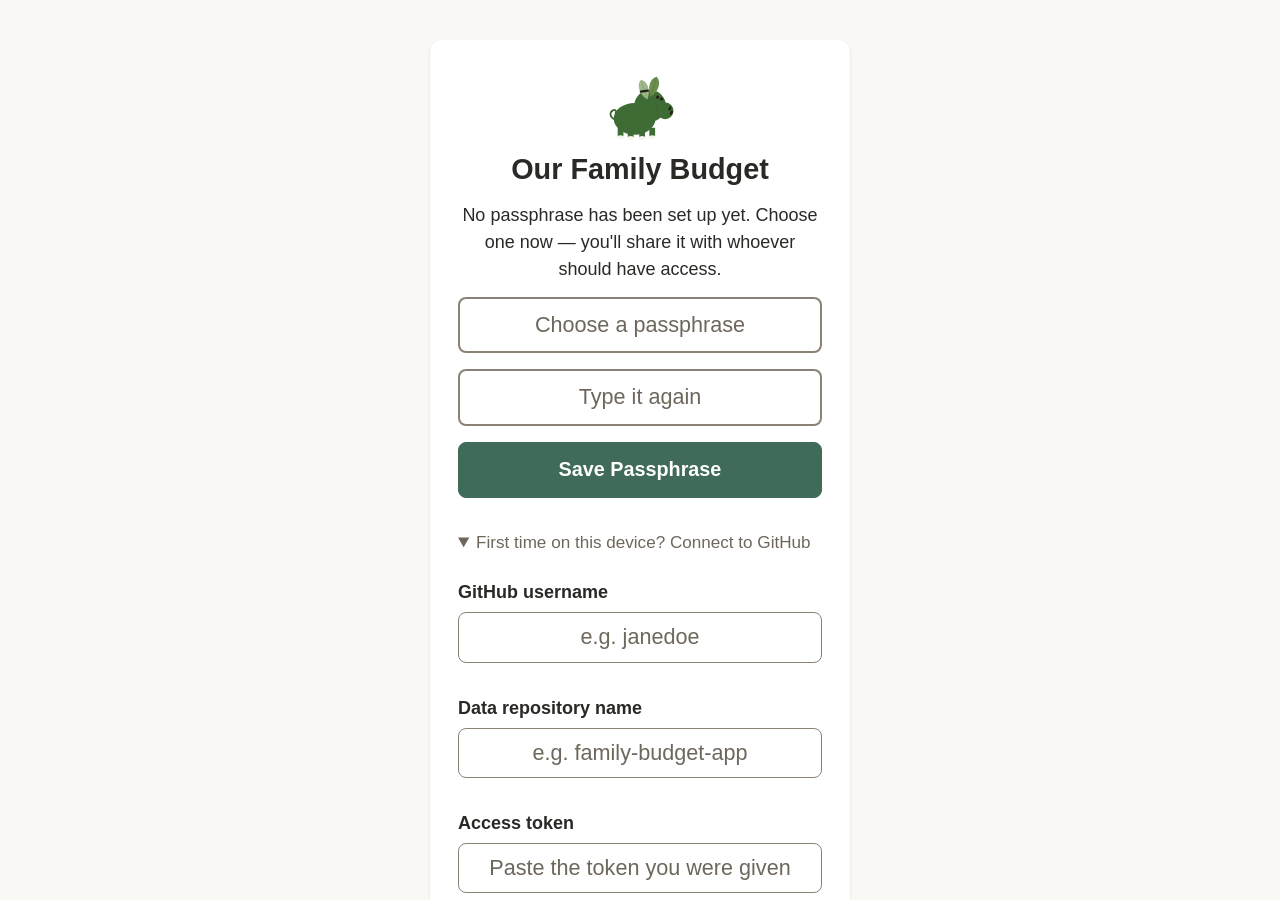
<file: index.html>
<!DOCTYPE html>
<html lang="en">
<head>
<meta charset="UTF-8">
<meta name="viewport" content="width=device-width, initial-scale=1.0">
<title>Our Family Budget</title>
<link rel="icon" type="image/svg+xml" href="favicon.svg">
<link rel="apple-touch-icon" href="icon-192.png">
<link rel="manifest" href="manifest.json">
<meta name="theme-color" content="#3f6b34">
<link rel="stylesheet" href="css/styles.css">
</head>
<body>

  <div id="lock-screen" class="lock-screen">
    <div class="lock-card">
      <img src="favicon.svg" alt="" class="lock-logo">
      <h1>Our Family Budget</h1>

      <form id="unlock-form">
        <p id="lock-message">Enter the passphrase to continue.</p>
        <input type="password" id="passphrase-input" placeholder="Passphrase" autocomplete="off" inputmode="text">
        <button type="submit" id="unlock-btn" class="btn btn-primary btn-large">Unlock</button>
        <p id="lock-error" class="error-text hidden"></p>
      </form>

      <form id="setup-form" class="hidden">
        <p>No passphrase has been set up yet. Choose one now — you'll share it with whoever should have access.</p>
        <input type="password" id="new-passphrase-1" placeholder="Choose a passphrase" autocomplete="off">
        <input type="password" id="new-passphrase-2" placeholder="Type it again" autocomplete="off">
        <button type="submit" id="save-passphrase-btn" class="btn btn-primary btn-large">Save Passphrase</button>
        <p id="setup-error" class="error-text hidden"></p>
      </form>

      <details id="github-connect-details" style="margin-top:20px; text-align:left;">
        <summary class="help-text">First time on this device? Connect to GitHub</summary>
        <form id="gh-connect-form" style="margin-top:12px;">
          <div class="form-group">
            <label for="gh-owner">GitHub username</label>
            <input type="text" id="gh-owner" placeholder="e.g. janedoe" autocomplete="off">
          </div>
          <div class="form-group">
            <label for="gh-repo">Data repository name</label>
            <input type="text" id="gh-repo" placeholder="e.g. family-budget-app" autocomplete="off">
          </div>
          <div class="form-group">
            <label for="gh-token">Access token</label>
            <input type="password" id="gh-token" placeholder="Paste the token you were given" autocomplete="off">
          </div>
          <div class="form-group">
            <label for="gh-expires">Token expires on (optional)</label>
            <input type="date" id="gh-expires">
          </div>
          <button type="submit" id="gh-connect-btn" class="btn btn-primary btn-large">Connect &amp; Sync</button>
          <p id="gh-connect-status" class="help-text"></p>
        </form>
      </details>
    </div>
  </div>

  <div id="app" class="app hidden">
    <header class="app-header">
      <div class="brand">
        <img src="favicon.svg" alt="" class="app-logo">
        <h1>Our Family Budget</h1>
      </div>
      <div class="sync-status" id="sync-status">Ready</div>
    </header>
    <div id="alert-banner" class="token-banner hidden" role="alert"></div>
    <nav class="tabs" id="tabs">
      <button data-view="dashboard" class="tab active"><span class="tab-icon" aria-hidden="true">🏠</span><span class="tab-label">Home</span></button>
      <button data-view="budget" class="tab"><span class="tab-icon" aria-hidden="true">📊</span><span class="tab-label">Budget</span></button>
      <button data-view="transactions" class="tab"><span class="tab-icon" aria-hidden="true">🧾</span><span class="tab-label">Log</span></button>
      <button data-view="debts" class="tab"><span class="tab-icon" aria-hidden="true">💳</span><span class="tab-label">Debt</span></button>
      <button data-view="settings" class="tab"><span class="tab-icon" aria-hidden="true">⚙️</span><span class="tab-label">Settings</span></button>
    </nav>
    <main id="view-container"></main>
  </div>

  <div id="modal-root"></div>
  <div id="toast-root" role="status" aria-live="polite"></div>

  <script src="js/calculations.js"></script>
  <script src="js/storage.js"></script>
  <script src="js/app.js"></script>
</body>
</html>
</file>
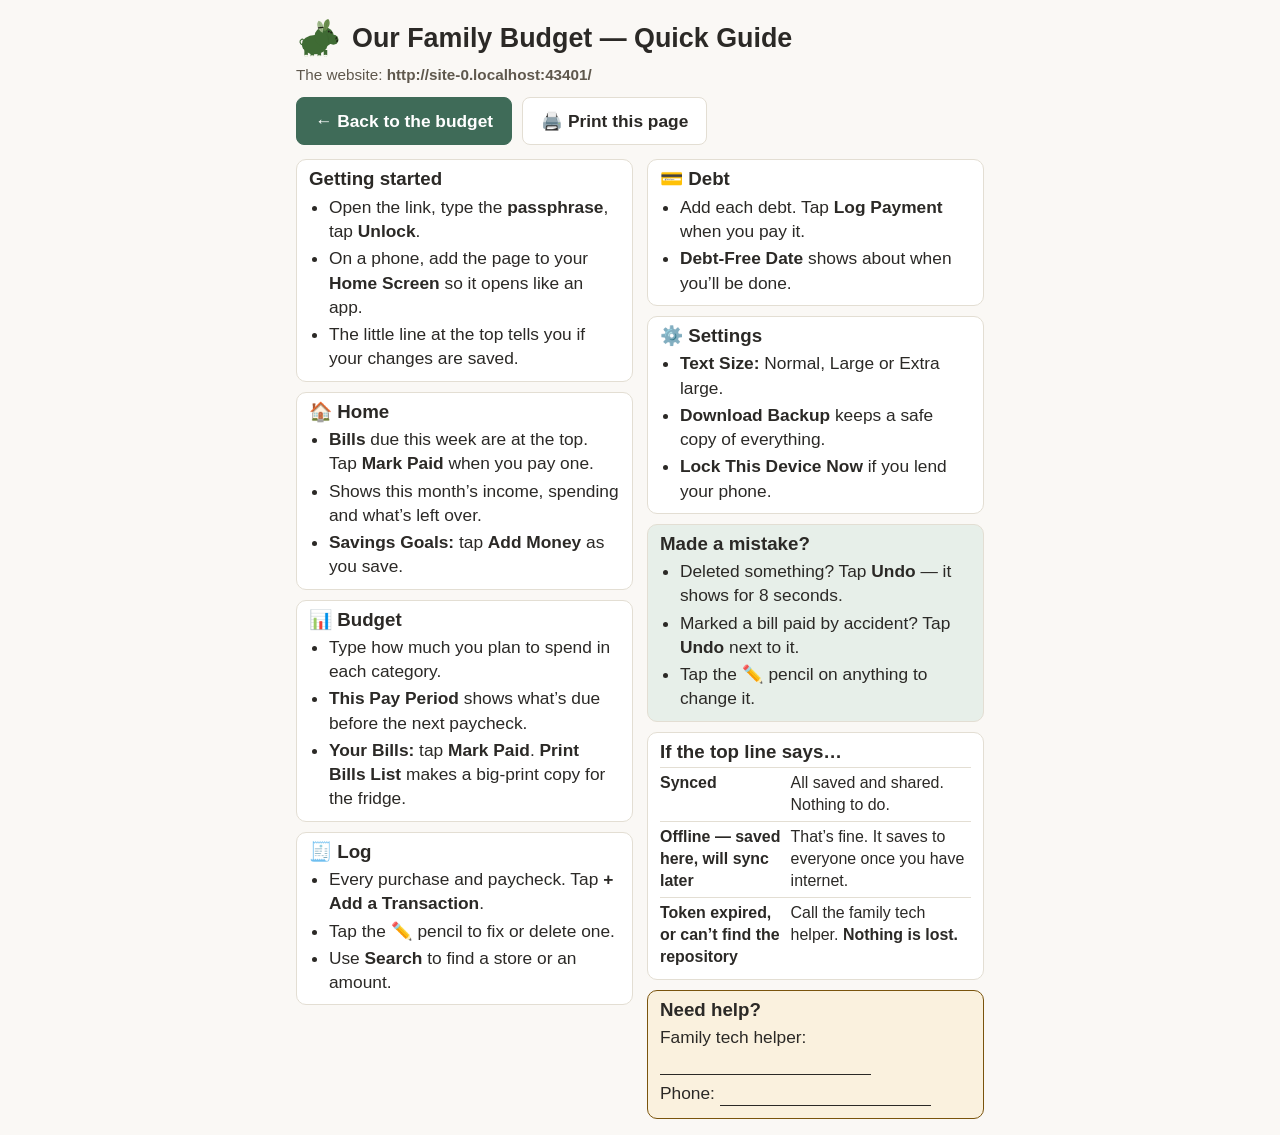
<file: help.html>
<!DOCTYPE html>
<html lang="en">
<head>
<meta charset="UTF-8">
<meta name="viewport" content="width=device-width, initial-scale=1.0">
<meta name="color-scheme" content="light dark">
<title>Quick Guide — Our Family Budget</title>
<link rel="icon" type="image/svg+xml" href="favicon.svg">
<style>
  /* Stands on its own (no other files needed) so it prints and works offline. */
  :root {
    --bg: #faf8f5; --card: #ffffff; --border: #e3ded3; --text: #2b2926; --muted: #5f584d;
    --primary: #3f6b58; --on-primary: #ffffff; --tint: #e7efe9; --warn-bg: #faf1de; --warn: #7a540c;
  }
  @media (prefers-color-scheme: dark) {
    :root {
      --bg: #22201d; --card: #2c2a26; --border: #47433c; --text: #f3f0ea; --muted: #b8b1a4;
      --primary: #6fa78e; --on-primary: #10160b; --tint: #2a3a32; --warn-bg: #3a3122; --warn: #d9ab52;
    }
  }
  * { box-sizing: border-box; }
  html { -webkit-text-size-adjust: 100%; text-size-adjust: 100%; font-size: 13pt; }
  html[data-text-size="large"] { font-size: 15pt; }    /* the same choice as Settings > Text Size in the app */
  html[data-text-size="xlarge"] { font-size: 17pt; }
  body {
    margin: 0; background: var(--bg); color: var(--text);
    font-family: -apple-system, "Segoe UI", Roboto, Helvetica, Arial, sans-serif;
    font-size: 1rem; line-height: 1.4; overflow-wrap: anywhere;
  }
  main { max-width: 7.5in; margin: 0 auto; padding: 16px; }
  header { display: flex; align-items: center; gap: 12px; margin-bottom: 4px; }
  header img { width: 44px; height: 44px; flex: none; }
  h1 { font-size: 1.55rem; line-height: 1.15; margin: 0; }
  .where { color: var(--muted); font-size: 0.88rem; margin: 2px 0 12px; }
  .actions { display: flex; gap: 10px; flex-wrap: wrap; margin: 0 0 14px; }
  .actions a, .actions button {
    display: inline-flex; align-items: center; justify-content: center; min-height: 48px; padding: 8px 18px;
    border-radius: 8px; border: 1px solid var(--border); background: var(--card); color: var(--text);
    font: inherit; font-size: 1rem; font-weight: 600; text-decoration: none; cursor: pointer;
  }
  .actions .primary { background: var(--primary); border-color: var(--primary); color: var(--on-primary); }
  .grid { column-count: 2; column-gap: 14px; }
  section { break-inside: avoid; background: var(--card); border: 1px solid var(--border); border-radius: 10px; padding: 8px 12px 6px; margin: 0 0 10px; }
  h2 { font-size: 1.08rem; line-height: 1.2; margin: 0 0 4px; }
  ul { margin: 0 0 4px; padding-left: 1.15em; }
  li { margin: 0 0 3px; }
  b { font-weight: 700; }
  .help { background: var(--tint); }
  .status { width: 100%; border-collapse: collapse; font-size: 0.92rem; }
  .status td { padding: 4px 0; border-top: 1px solid var(--border); vertical-align: top; }
  .status td:first-child { font-weight: 700; padding-right: 8px; width: 42%; }
  .tech { background: var(--warn-bg); border-color: var(--warn); }
  .tech p { margin: 0 0 6px; }
  .line { display: inline-block; min-width: 2.2in; border-bottom: 1.5px solid var(--text); }
  @media (max-width: 640px) { .grid { column-count: 1; } }
  @media print {
    @page { margin: 0.5in; }
    html, html[data-text-size] { font-size: 12pt; }  /* the printed page is always the same size */
    html, body { background: #ffffff; color: #000000; }
    :root { --card: #ffffff; --border: #777777; --text: #000000; --muted: #222222; --tint: #ffffff; --warn-bg: #ffffff; --warn: #000000; --primary: #000000; }
    body { line-height: 1.3; }
    main { padding: 0; max-width: none; }
    .no-print { display: none !important; }
    h1 { font-size: 1.5rem; }
    .where { margin-bottom: 8px; font-size: 0.92rem; }
    h2 { font-size: 1.08rem; }
    section { border: 1.5px solid #000000; padding: 6px 10px 3px; margin-bottom: 8px; }
    li { margin-bottom: 2px; }
    .status { font-size: 0.95rem; }
    h1, h2 { color: #000000; }
  }
</style>
</head>
<body>
<main>
  <header>
    <img src="favicon.svg" alt="">
    <h1>Our Family Budget — Quick Guide</h1>
  </header>
  <p class="where">The website: <b id="where">the link you were given</b></p>

  <div class="actions no-print">
    <a class="primary" href="index.html">← Back to the budget</a>
    <button type="button" id="print-btn">🖨️ Print this page</button>
  </div>

  <div class="grid">
    <section>
      <h2>Getting started</h2>
      <ul>
        <li>Open the link, type the <b>passphrase</b>, tap <b>Unlock</b>.</li>
        <li>On a phone, add the page to your <b>Home Screen</b> so it opens like an app.</li>
        <li>The little line at the top tells you if your changes are saved.</li>
      </ul>
    </section>

    <section>
      <h2>🏠 Home</h2>
      <ul>
        <li><b>Bills</b> due this week are at the top. Tap <b>Mark Paid</b> when you pay one.</li>
        <li>Shows this month’s income, spending and what’s left over.</li>
        <li><b>Savings Goals:</b> tap <b>Add Money</b> as you save.</li>
      </ul>
    </section>

    <section>
      <h2>📊 Budget</h2>
      <ul>
        <li>Type how much you plan to spend in each category.</li>
        <li><b>This Pay Period</b> shows what’s due before the next paycheck.</li>
        <li><b>Your Bills:</b> tap <b>Mark Paid</b>. <b>Print Bills List</b> makes a big-print copy for the fridge.</li>
      </ul>
    </section>

    <section>
      <h2>🧾 Log</h2>
      <ul>
        <li>Every purchase and paycheck. Tap <b>+ Add a Transaction</b>.</li>
        <li>Tap the ✏️ pencil to fix or delete one.</li>
        <li>Use <b>Search</b> to find a store or an amount.</li>
      </ul>
    </section>

    <section>
      <h2>💳 Debt</h2>
      <ul>
        <li>Add each debt. Tap <b>Log Payment</b> when you pay it.</li>
        <li><b>Debt-Free Date</b> shows about when you’ll be done.</li>
      </ul>
    </section>

    <section>
      <h2>⚙️ Settings</h2>
      <ul>
        <li><b>Text Size:</b> Normal, Large or Extra large.</li>
        <li><b>Download Backup</b> keeps a safe copy of everything.</li>
        <li><b>Lock This Device Now</b> if you lend your phone.</li>
      </ul>
    </section>

    <section class="help">
      <h2>Made a mistake?</h2>
      <ul>
        <li>Deleted something? Tap <b>Undo</b> — it shows for 8 seconds.</li>
        <li>Marked a bill paid by accident? Tap <b>Undo</b> next to it.</li>
        <li>Tap the ✏️ pencil on anything to change it.</li>
      </ul>
    </section>

    <section>
      <h2>If the top line says…</h2>
      <table class="status">
        <tr><td>Synced</td><td>All saved and shared. Nothing to do.</td></tr>
        <tr><td>Offline — saved here, will sync later</td><td>That’s fine. It saves to everyone once you have internet.</td></tr>
        <tr><td>Token expired, or can’t find the repository</td><td>Call the family tech helper. <b>Nothing is lost.</b></td></tr>
      </table>
    </section>

    <section class="tech">
      <h2>Need help?</h2>
      <p>Family tech helper: <span class="line">&nbsp;</span></p>
      <p>Phone: <span class="line">&nbsp;</span></p>
    </section>
  </div>
</main>
<script>
  // Show this site's own address, so the printed copy says where to go.
  (function () {
    var where = document.getElementById("where");
    if (where && /^https?:/.test(location.href)) where.textContent = location.href.replace(/help\.html.*$/, "");
    try {
      var size = localStorage.getItem("familyBudget.textSize");
      if (size === "large" || size === "xlarge") document.documentElement.setAttribute("data-text-size", size);
    } catch (e) { /* storage blocked: normal size */ }
    var btn = document.getElementById("print-btn");
    if (btn) btn.addEventListener("click", function () { window.print(); });
  })();
</script>
</body>
</html>
</file>
<file: css/styles.css>
/* ==========================================================================
   Our Family Budget — styles
   Palette: warm neutrals, high contrast, large touch targets.
   No external fonts/icons — system font stack + emoji only.
   ========================================================================== */

:root {
  --color-bg: #faf8f5;
  --color-surface: #ffffff;
  --color-surface-alt: #f2efe9;
  --color-border: #e3ded3;
  --color-field-border: #8a8274;
  --color-text: #2b2926;
  --color-text-muted: #6e675c;
  --color-primary: #3f6b58;
  --color-primary-dark: #2f5244;
  --color-primary-tint: #e7efe9;
  --color-on-primary: #ffffff;
  --color-warning: #8f6410;
  --color-warning-tint: #faf1de;
  --color-danger: #a63a32;
  --color-danger-tint: #fbeae8;
  --color-income: #3f6b58;

  --cat-food: #c98a4b;
  --cat-bills: #5b7c99;
  --cat-debt: #a6564c;
  --cat-transportation: #7a8b6f;
  --cat-healthcare: #7c6a8e;
  --cat-savings: #4f8a78;
  --cat-personal: #b8963f;
  --cat-other: #9c9488;
  --cat-income: #3f6b58;

  --radius: 12px;
  --radius-sm: 8px;
  --shadow: 0 1px 3px rgba(43, 41, 38, 0.08), 0 1px 2px rgba(43, 41, 38, 0.06);
  --touch-min: 48px;
}

@media (prefers-color-scheme: dark) {
  :root {
    --color-bg: #22201d;
    --color-surface: #2c2a26;
    --color-surface-alt: #33312c;
    --color-border: #47433c;
    --color-field-border: #8f887b;
    --color-text: #f3f0ea;
    --color-text-muted: #b8b1a4;
    --color-primary: #6fa78e;
    --color-primary-dark: #8bc0a7;
    --color-primary-tint: #2a3a32;
    --color-on-primary: #10160b;
    --color-income: #8bc0a7;
    --color-warning: #d9ab52;
    --color-warning-tint: #3a3122;
    --color-danger: #e08277;
    --color-danger-tint: #3d2624;
  }
}

:root { color-scheme: light dark; }

* { box-sizing: border-box; }

::placeholder { color: var(--color-text-muted); opacity: 1; }
:focus-visible { outline: 3px solid var(--color-primary); outline-offset: 2px; }

html { font-size: 18px; -webkit-text-size-adjust: 100%; text-size-adjust: 100%; }
html[data-text-size="large"] { font-size: 21px; }
html[data-text-size="xlarge"] { font-size: 24px; }

html, body {
  margin: 0;
  padding: 0;
  background: var(--color-bg);
  color: var(--color-text);
  font-family: -apple-system, "Segoe UI", Roboto, Helvetica, Arial, sans-serif;
  line-height: 1.5;
}
body {
  font-size: 1rem;
  /* A long unbroken word (a pasted web address, a very long name) wraps instead of
     stretching the page, which on a phone would zoom the whole app out sideways. */
  overflow-wrap: anywhere;
}
/* ...but buttons and badges keep their words whole. */
.btn, button, .tab, .bill-paid-badge, .focus-badge, .toast-btn { overflow-wrap: normal; }

h1, h2, h3 { line-height: 1.25; margin: 0 0 0.5em; }
h1 { font-size: 1.6rem; }
h2 { font-size: 1.3rem; }
h3 { font-size: 1.1rem; }
p { margin: 0 0 0.75em; }

button {
  font: inherit;
  cursor: pointer;
}
button, select, input, label, summary { touch-action: manipulation; }

input, select, textarea {
  font: inherit;
  color: inherit;
}

.hidden { display: none !important; }

/* ---------- Buttons ---------- */
.btn {
  display: inline-flex;
  align-items: center;
  justify-content: center;
  gap: 8px;
  min-height: var(--touch-min);
  padding: 10px 20px;
  border-radius: var(--radius-sm);
  border: 1px solid var(--color-field-border);
  background: var(--color-surface);
  color: var(--color-text);
  font-size: 1rem;
  font-weight: 600;
  transition: background 0.15s ease, transform 0.05s ease;
}
a.btn { text-decoration: none; }
.btn:where(:hover:not(:disabled)) { background: var(--color-surface-alt); }
.btn:active { transform: scale(0.98); }
.btn:disabled { opacity: 0.45; cursor: not-allowed; }
.btn:disabled:active { transform: none; }
.btn-primary {
  background: var(--color-primary);
  border-color: var(--color-primary);
  color: var(--color-on-primary);
}
.btn-primary:hover { background: var(--color-primary-dark); }
.btn-danger {
  background: var(--color-danger-tint);
  border-color: var(--color-danger);
  color: var(--color-danger);
}
.btn-large { min-height: 56px; font-size: 1.1rem; width: 100%; }
.btn-icon {
  min-width: var(--touch-min);
  padding: 10px;
}
.help-text .btn-link { min-height: 0; padding: 2px 4px; display: inline; } /* a link inside a sentence stays in the line */
.lock-card summary { padding: 12px 0; min-height: 44px; cursor: pointer; }
.btn-link {
  background: none;
  border: none;
  color: var(--color-primary);
  text-decoration: underline;
  min-height: 44px;
  padding: 8px 6px;
}

/* ---------- Lock screen ---------- */
.lock-screen {
  position: fixed;
  inset: 0;
  background: var(--color-bg);
  overflow-y: auto;
  padding: 40px 20px;
  z-index: 100;
}
.lock-card {
  background: var(--color-surface);
  border-radius: var(--radius);
  box-shadow: var(--shadow);
  padding: 32px 28px;
  max-width: 420px;
  width: 100%;
  margin: 0 auto;
  text-align: center;
}
.lock-logo {
  width: 72px;
  height: 72px;
  margin: 0 auto 8px;
  display: block;
}
.lock-card input {
  width: 100%;
  min-height: var(--touch-min);
  font-size: 1.2rem;
  text-align: center;
  padding: 10px;
  border: 2px solid var(--color-field-border);
  border-radius: var(--radius-sm);
  margin-bottom: 16px;
  background: var(--color-surface);
  color: var(--color-text);
}
.error-text { color: var(--color-danger); font-weight: 600; }
.help-text { color: var(--color-text-muted); font-size: 0.95rem; }

/* ---------- App shell ---------- */
.app-header {
  display: flex;
  align-items: center;
  justify-content: space-between;
  padding: 16px 20px;
  background: var(--color-surface);
  border-bottom: 1px solid var(--color-border);
}
.app-header h1 { font-size: 1.3rem; margin: 0; }
.app-header { flex-wrap: wrap; gap: 4px 12px; }
.app-header .brand { display: flex; align-items: center; gap: 10px; flex: none; }
.app-logo { width: 34px; height: 34px; flex: none; }
.sync-status {
  font-size: 0.85rem;
  color: var(--color-text-muted);
  text-align: right;
  flex: 1 1 auto;
  min-width: 0;
}
.sync-status.syncing { color: var(--color-warning); }
.sync-status.error { color: var(--color-danger); }

.tabs {
  display: flex;
  overflow-x: auto;
  background: var(--color-surface);
  border-bottom: 1px solid var(--color-border);
  position: sticky;
  top: 0;
  z-index: 10;
}
.tab {
  flex: 1 1 auto;
  min-height: var(--touch-min);
  background: none;
  border: none;
  border-bottom: 3px solid transparent;
  color: var(--color-text-muted);
  font-weight: 600;
  padding: 10px 8px;
  white-space: nowrap;
}
.tab { display: flex; align-items: center; justify-content: center; gap: 6px; }
.tab:focus-visible { outline-offset: -4px; }
.tab.active {
  color: var(--color-primary);
  border-bottom-color: var(--color-primary);
}

@media (max-width: 520px) {
  .tab { flex-direction: column; gap: 0; min-width: 0; padding: 6px 2px; font-size: 0.8rem; }
  .tab-icon { font-size: 1.3rem; line-height: 1.2; }
}

main#view-container {
  max-width: 900px;
  margin: 0 auto;
  padding: 20px 16px 80px;
}

.card {
  background: var(--color-surface);
  border: 1px solid var(--color-border);
  border-radius: var(--radius);
  padding: 20px;
  margin-bottom: 16px;
  box-shadow: var(--shadow);
}

/* ---------- Dashboard ---------- */
.summary-grid {
  display: grid;
  grid-template-columns: repeat(auto-fit, minmax(max(140px, 8.7rem), 1fr)); /* grows with the text size, so bigger text means one wide card per row */
  gap: 12px;
  margin-bottom: 20px;
}
.summary-card {
  background: var(--color-surface);
  border: 1px solid var(--color-border);
  border-radius: var(--radius);
  padding: 16px;
  text-align: center;
}
.summary-card .label { color: var(--color-text-muted); font-size: 0.9rem; }
.summary-card { container-type: inline-size; }
.summary-card .value { font-size: 1.25rem; font-weight: 700; margin-top: 4px; white-space: nowrap; overflow-wrap: normal; }
@supports (font-size: 1cqi) { .summary-card .value { font-size: min(1.5rem, 16cqi); } } /* shrinks only if a long amount wouldn't fit the card */
.bar-row .bar-amount, .budget-row .actual-amount, .budget-total-row span:last-child, .history-spent,
.flow-row span:last-child, .debt-stats strong, .history-detail strong { white-space: nowrap; overflow-wrap: normal; }
.value.positive { color: var(--color-primary); }
.value.negative { color: var(--color-danger); }

.bar-row {
  display: flex;
  align-items: center;
  gap: 10px;
  margin-bottom: 10px;
}
.bar-row .bar-label { flex: 0 0 7.2rem; font-size: 0.95rem; }
.bar-track {
  flex: 1;
  background: var(--color-surface-alt);
  border-radius: 6px;
  height: 16px;
  overflow: hidden;
}
.bar-fill { height: 100%; border-radius: 6px; }
.bar-row .bar-amount { flex: 0 0 auto; min-width: 5rem; text-align: right; font-variant-numeric: tabular-nums; }
.bar-row { flex-wrap: wrap; }
.bar-row .bar-change { flex: 0 0 100%; margin-top: -6px; font-size: 0.85rem; color: var(--color-text-muted); }

/* ---------- Month by month ---------- */
.history-row {
  overflow-wrap: anywhere;
  display: grid;
  grid-template-columns: minmax(0, 1fr) auto;
  gap: 2px 12px;
  width: 100%;
  min-height: var(--touch-min);
  margin-bottom: 8px;
  padding: 10px 14px;
  text-align: left;
  color: var(--color-text);
  background: var(--color-surface);
  border: 1px solid var(--color-border);
  border-radius: var(--radius-sm);
}
.history-row.selected { border-color: var(--color-primary); border-width: 2px; }
.history-month { font-weight: 700; }
.history-spent { font-weight: 700; text-align: right; font-variant-numeric: tabular-nums; }
.history-bar { grid-column: 1 / -1; height: 10px; background: var(--color-surface-alt); border-radius: 5px; overflow: hidden; }
.history-bar span { display: block; height: 100%; background: var(--cat-bills); border-radius: 5px; }
.history-detail { grid-column: 1 / -1; font-size: 0.9rem; color: var(--color-text-muted); }
.history-detail strong.positive { color: var(--color-primary); }
.history-detail strong.negative { color: var(--color-danger); }

/* ---------- Month nav ---------- */
.month-nav {
  display: flex;
  align-items: center;
  justify-content: center;
  gap: 16px;
  margin-bottom: 16px;
}
.month-nav .month-label { font-weight: 700; font-size: 1.1rem; min-width: 160px; text-align: center; }

/* ---------- Budget grid ---------- */
.budget-row {
  display: grid;
  grid-template-columns: minmax(0, 1fr) 6.5rem 6rem;
  align-items: center;
  gap: 10px;
  padding: 12px 0 4px;
  border-bottom: 1px solid var(--color-border);
}
.budget-row:last-child { border-bottom: none; }
.budget-total-row {
  display: flex;
  justify-content: space-between;
  padding: 12px 0;
  border-top: 2px solid var(--color-border);
  font-weight: 700;
}
.cat-pill {
  display: inline-flex;
  align-items: center;
  gap: 6px;
  font-weight: 600;
  min-width: 0;
}
.cat-pill span:last-child {
  overflow: hidden;
  text-overflow: ellipsis;
  white-space: nowrap;
}
.cat-dot { display: inline-block; width: 12px; height: 12px; border-radius: 50%; flex: none; vertical-align: middle; margin-bottom: 2px; }
.budget-row .planned-input {
  width: 100%;
  min-height: var(--touch-min);
  padding: 6px 8px;
  border: 1px solid var(--color-field-border);
  border-radius: var(--radius-sm);
  background: var(--color-surface);
  color: var(--color-text);
  text-align: right;
}
.budget-row .actual-amount { text-align: right; font-variant-numeric: tabular-nums; }
.budget-head {
  display: grid;
  grid-template-columns: minmax(0, 1fr) 6.5rem 6rem;
  gap: 10px;
  padding-bottom: 6px;
  border-bottom: 2px solid var(--color-border);
  color: var(--color-text-muted);
  font-size: 0.85rem;
  font-weight: 600;
}
.budget-head span:not(:first-child) { text-align: right; }
.budget-track-row { grid-column: 1 / -1; margin-bottom: 8px; }

/* ---------- Transactions ---------- */
.txn-item {
  display: flex;
  flex-wrap: wrap; /* a very long amount drops to its own line instead of squeezing the description to nothing */
  align-items: center;
  gap: 12px;
  padding: 12px 0;
  border-bottom: 1px solid var(--color-border);
}
.txn-item:last-child { border-bottom: none; }
.txn-main { flex: 1 1 8rem; min-width: 0; }
.txn-desc { font-weight: 600; }
.txn-meta { color: var(--color-text-muted); font-size: 0.9rem; }
.txn-amount { font-weight: 700; font-variant-numeric: tabular-nums; white-space: nowrap; }
.txn-amount.income { color: var(--color-income); }
.txn-actions { display: flex; gap: 4px; }

.bill-item {
  display: flex;
  align-items: center;
  gap: 10px;
  padding: 12px 0;
  border-bottom: 1px solid var(--color-border);
  flex-wrap: wrap;
}
.bill-item:last-child { border-bottom: none; }
.bill-main { flex: 1; min-width: 140px; }
.bill-name { font-weight: 600; }
.bill-meta { color: var(--color-text-muted); font-size: 0.9rem; }
.bill-meta .cat-dot { margin-right: 6px; }
.token-banner {
  padding: 12px 20px;
  font-weight: 600;
  background: var(--color-warning-tint);
  color: var(--color-warning);
  border-bottom: 1px solid var(--color-warning);
}
.token-banner.expired { background: var(--color-danger-tint); color: var(--color-danger); border-bottom-color: var(--color-danger); }
.repo-warning {
  padding: 12px 14px;
  margin-bottom: 14px;
  font-weight: 600;
  background: var(--color-danger-tint);
  color: var(--color-danger);
  border: 1px solid var(--color-danger);
  border-radius: var(--radius-sm);
}
.bill-sort { display: flex; align-items: center; gap: 8px; margin: 4px 0 8px; }
.bill-sort label { font-weight: 600; }
.bill-sort select {
  min-height: 44px;
  padding: 4px 8px;
  border: 1px solid var(--color-field-border);
  border-radius: var(--radius-sm);
  background: var(--color-surface);
  color: var(--color-text);
}
.text-size-options { display: flex; gap: 8px; flex-wrap: wrap; }
.text-size-options .btn { flex: 1 1 0; }
.text-size-options .btn.active { background: var(--color-primary); color: var(--color-on-primary); border-color: var(--color-primary); }
.bill-cat { display: flex; align-items: center; gap: 8px; margin-top: 6px; min-width: 0; }
.bill-cat-select {
  min-height: 44px;
  min-width: 0;
  flex: 0 1 auto;
  text-overflow: ellipsis;
  max-width: 100%;
  padding: 4px 8px;
  font-size: 0.9rem;
  border: 1px solid var(--color-field-border);
  border-radius: var(--radius-sm);
  background: var(--color-surface);
  color: var(--color-text);
}
.bill-next { flex: 1 1 auto; color: var(--color-text-muted); font-size: 0.95rem; }
.bill-paid-badge {
  display: inline-block;
  color: var(--color-primary-dark);
  background: var(--color-primary-tint);
  font-weight: 600;
  padding: 4px 12px;
  border-radius: 20px;
  font-size: 0.9rem;
  white-space: nowrap;
}

.empty-state {
  text-align: center;
  color: var(--color-text-muted);
  padding: 40px 20px;
}

/* ---------- Debts ---------- */
.debt-card { position: relative; }
.debt-card.focus { border-color: var(--color-primary); border-width: 2px; }
.focus-badge {
  display: inline-block;
  background: var(--color-primary-tint);
  color: var(--color-primary-dark);
  font-size: 0.8rem;
  font-weight: 700;
  padding: 3px 10px;
  border-radius: 20px;
  margin-bottom: 8px;
}
.debt-progress-track {
  background: var(--color-surface-alt);
  border-radius: 8px;
  height: 20px;
  overflow: hidden;
  margin: 10px 0;
}
.debt-progress-fill { height: 100%; background: var(--cat-debt); border-radius: 8px; }
.debt-stats { display: flex; flex-wrap: wrap; gap: 16px; color: var(--color-text-muted); font-size: 0.95rem; margin-bottom: 12px; }
.debt-stats strong { color: var(--color-text); display: block; font-size: 1.05rem; }
.debt-actions { display: flex; gap: 8px; flex-wrap: wrap; }
.strategy-toggle { display: flex; flex-wrap: wrap; gap: 8px; margin-bottom: 16px; }
.strategy-toggle .btn { flex: 1 1 9rem; min-width: 0; padding-left: 12px; padding-right: 12px; }
.strategy-toggle .btn.active { background: var(--color-primary); color: var(--color-on-primary); border-color: var(--color-primary); }

/* ---------- Forms / modals ---------- */
.modal-backdrop {
  position: fixed;
  inset: 0;
  background: rgba(43, 41, 38, 0.5);
  display: flex;
  align-items: flex-end;
  justify-content: center;
  z-index: 200;
}
@media (min-width: 600px) {
  .modal-backdrop { align-items: center; }
}
.modal {
  background: var(--color-surface);
  border-radius: var(--radius) var(--radius) 0 0;
  padding: 24px 20px;
  width: 100%;
  max-width: 480px;
  max-height: 90vh;
  max-height: 90dvh;
  overflow-y: auto;
  overscroll-behavior: contain;
}
@media (min-width: 600px) {
  .modal { border-radius: var(--radius); }
}
.form-group { margin-bottom: 16px; }
.form-group label { display: block; font-weight: 600; margin-bottom: 6px; }
.form-group input,
.form-group select,
.form-group textarea {
  width: 100%;
  min-height: var(--touch-min);
  padding: 8px 12px;
  border: 1px solid var(--color-field-border);
  border-radius: var(--radius-sm);
  background: var(--color-surface);
  color: var(--color-text);
}
.form-row { display: flex; gap: 12px; }
.form-row .form-group { flex: 1; }
.modal-actions { display: flex; gap: 10px; margin-top: 20px; }
.modal-actions .btn { flex: 1; }
.type-toggle { display: flex; flex-wrap: wrap; gap: 8px; margin-bottom: 16px; }
.type-toggle .btn { flex: 1 1 6rem; min-width: 0; padding-left: 12px; padding-right: 12px; }
.type-toggle .btn.active-income { background: var(--color-primary-tint); border-color: var(--color-primary); color: var(--color-primary-dark); }
.type-toggle .btn.active-expense { background: var(--color-danger-tint); border-color: var(--color-danger); color: var(--color-danger); }

/* ---------- Settings ---------- */
.settings-section {
  margin-bottom: 16px;
  padding: 20px;
  background: var(--color-surface);
  border: 1px solid var(--color-border);
  border-radius: var(--radius);
  box-shadow: var(--shadow);
}
.settings-section h2 { display: flex; align-items: center; gap: 8px; }
.category-list-item {
  display: flex;
  align-items: center;
  gap: 10px;
  padding: 10px 0;
  border-bottom: 1px solid var(--color-border);
}
.category-list-item:last-child { border-bottom: none; }
.category-list-item .cat-name { flex: 1; }
.color-swatch { width: 22px; height: 22px; border-radius: 50%; flex: none; border: 1px solid rgba(0,0,0,0.1); }
.swatch-picker { display: flex; gap: 10px; flex-wrap: wrap; }
.swatch-picker .color-swatch {
  width: 44px;
  height: 44px;
  padding: 0;
  border: 3px solid transparent;
  background-clip: padding-box;
  cursor: pointer;
}
.swatch-picker .color-swatch.selected { border-color: var(--color-text); box-shadow: inset 0 0 0 3px var(--color-surface); background-clip: border-box; }
.status-line { display: flex; align-items: center; gap: 8px; margin-bottom: 12px; color: var(--color-text-muted); }
.status-dot { width: 10px; height: 10px; border-radius: 50%; background: var(--color-text-muted); }
.status-dot.ok { background: var(--color-primary); }
.status-dot.error { background: var(--color-danger); }

.toast {
  position: fixed;
  bottom: 20px;
  left: 50%;
  transform: translateX(-50%);
  background: var(--color-text);
  color: var(--color-bg);
  padding: 12px 20px;
  border-radius: var(--radius-sm);
  font-weight: 600;
  z-index: 300;
  width: max-content;
  max-width: calc(100vw - 32px);
  text-align: center;
}

/* ---------- Undo toast, search, coming up, debt-free ---------- */
.toast-undo { display: flex; align-items: center; gap: 14px; padding: 6px 8px 6px 20px; }
.toast-btn {
  min-height: var(--touch-min);
  padding: 8px 16px;
  background: none;
  border: 2px solid currentColor;
  border-radius: var(--radius-sm);
  color: inherit;
  font-weight: 700;
}
.search-box { display: flex; align-items: center; flex-wrap: wrap; gap: 6px 8px; margin-bottom: 14px; }
.search-label { flex: 0 0 100%; font-weight: 600; }
.search-box input {
  flex: 1;
  min-width: 0;
  min-height: var(--touch-min);
  padding: 8px 12px;
  border: 1px solid var(--color-field-border);
  border-radius: var(--radius-sm);
  background: var(--color-surface);
  color: var(--color-text);
}
.search-summary { text-align: center; margin: 4px 0 14px; }
.coming-up { border-color: var(--color-primary); border-width: 2px; }
.coming-up h2 { margin-bottom: 0.3em; }
.debt-free-date { font-size: 1.8rem; font-weight: 700; color: var(--color-primary); margin-bottom: 6px; }
#extra-debt-select { width: 100%; }

.overdue-title { color: var(--color-warning); margin: 4px 0 2px; }
.upcoming-title { margin: 16px 0 2px; }
.carry-note { margin-top: -4px; }
.cash-flow { margin-top: 14px; padding-top: 6px; border-top: 2px solid var(--color-border); }
.flow-row { display: flex; justify-content: space-between; gap: 12px; padding: 6px 0; font-variant-numeric: tabular-nums; }
.flow-row.flow-left { font-weight: 700; font-size: 1.1rem; border-top: 1px solid var(--color-border); margin-top: 4px; padding-top: 10px; }
.flow-row .positive { color: var(--color-primary); }
.flow-row .negative { color: var(--color-danger); }
.flow-names { color: var(--color-text-muted); font-size: 0.9rem; margin: -2px 0 4px; }
.goal-item { padding: 12px 0; border-bottom: 1px solid var(--color-border); }
.goal-item:last-of-type { border-bottom: none; }
.goal-head { display: flex; align-items: center; justify-content: space-between; gap: 10px; flex-wrap: wrap; }
.goal-fill { height: 100%; background: var(--cat-savings); border-radius: 8px; }
.goal-meta { color: var(--color-text-muted); font-size: 0.95rem; margin-bottom: 10px; }

/* ---------- Large-print bills list ---------- */
.print-modes { display: flex; gap: 8px; flex-wrap: wrap; margin-bottom: 16px; }
.print-modes .btn { flex: 1 1 0; }
.print-modes .btn.active { background: var(--color-primary); color: var(--color-on-primary); border-color: var(--color-primary); }
.print-sheet { overflow-x: auto; background: #ffffff; color: #000000; padding: 16px; border: 1px solid var(--color-border); border-radius: var(--radius-sm); }
.print-sheet h2 { font-size: 1.5rem; margin-bottom: 0.2em; }
.print-sheet .print-sub { color: #333333; font-size: 1rem; }
.print-sheet table { width: 100%; border-collapse: collapse; font-size: 1.05rem; }
.print-sheet th { text-align: left; border-bottom: 3px solid #000000; padding: 6px 4px; }
.print-sheet td { padding: 8px 4px; border-bottom: 1px solid #888888; }
.print-sheet th.num, .print-sheet td.num { text-align: right; font-variant-numeric: tabular-nums; }
.print-sheet th:nth-child(2), .print-sheet td:nth-child(2) { width: 100%; overflow-wrap: anywhere; }
.print-sheet th, .print-sheet td:first-child, .print-sheet td.num, .print-sheet td.paid-box { white-space: nowrap; }
.print-sheet td.paid-box { width: 2.2em; text-align: center; font-weight: 700; border-left: 1px solid #888888; }
.print-sheet tfoot td { font-weight: 700; border-top: 3px solid #000000; border-bottom: none; }

/* ---------- User preferences ---------- */
@media (prefers-reduced-motion: reduce) {
  .btn { transition: none; }
  .btn:active { transform: none; }
}
@media (forced-colors: active) {
  .bar-fill, .debt-progress-fill, .goal-fill, .history-bar span, .cat-dot, .color-swatch { forced-color-adjust: none; }
  .btn { border: 2px solid ButtonText; }
}

/* ---------- Small screens (kept last so they override the rules above) ---------- */
@media (max-width: 520px) {
  .app-header { padding: 12px 16px; }
  .app-header h1 { font-size: 1.15rem; }

  /* Spending bars: name and amount on one line, the bar full width underneath. */
  .bar-row { row-gap: 4px; }
  .bar-row .bar-label { flex: 1 1 0; min-width: 0; order: 1; }
  .bar-row .bar-amount { flex: 0 0 auto; order: 2; font-weight: 600; }
  .bar-row .bar-track { flex: 0 0 100%; order: 3; }
  .bar-row .bar-change { order: 4; margin-top: 0; }

  /* Budget grid: category name on its own line so it is never cut short. */
  .budget-row { grid-template-columns: minmax(0, 1fr) minmax(0, 1fr); }
  .budget-row .cat-pill { grid-column: 1 / -1; }
  .budget-head { grid-template-columns: minmax(0, 1fr) minmax(0, 1fr); }
  .budget-head span:first-child { display: none; }

  /* Bills list: details on top, the big buttons in a row underneath. */
  .bill-item-list .bill-main { flex: 1 1 100%; }
  .bill-item-list > .btn-primary, .bill-item-list > .bill-paid-badge { flex: 1 1 auto; justify-content: center; text-align: center; }
  .bill-item-list > .bill-next { text-align: left; }

  .print-sheet { padding: 8px; }
  .print-sheet table { font-size: 0.9rem; }
  .print-sheet td { padding: 6px 3px; }
}

@media print {
  @page { margin: 0.6in; }
  body > *:not(#modal-root) { display: none !important; }
  .no-print { display: none !important; }
  .modal-backdrop { position: static; background: none; display: block; }
  .modal { max-width: none; max-height: none; overflow: visible; padding: 0; border-radius: 0; background: #ffffff; }
  .print-sheet { border: none; padding: 0; overflow: visible; }
  .print-sheet h2 { font-size: 30pt; }
  .print-sheet .print-sub { font-size: 16pt; }
  .print-sheet table { font-size: 22pt; }
  .print-sheet td { padding: 10px 6px; border-bottom: 1.5px solid #000000; }
  .print-sheet td.paid-box { border: 1.5px solid #000000; font-size: 26pt; }
  .print-sheet tr { break-inside: avoid; }
}
</file>
